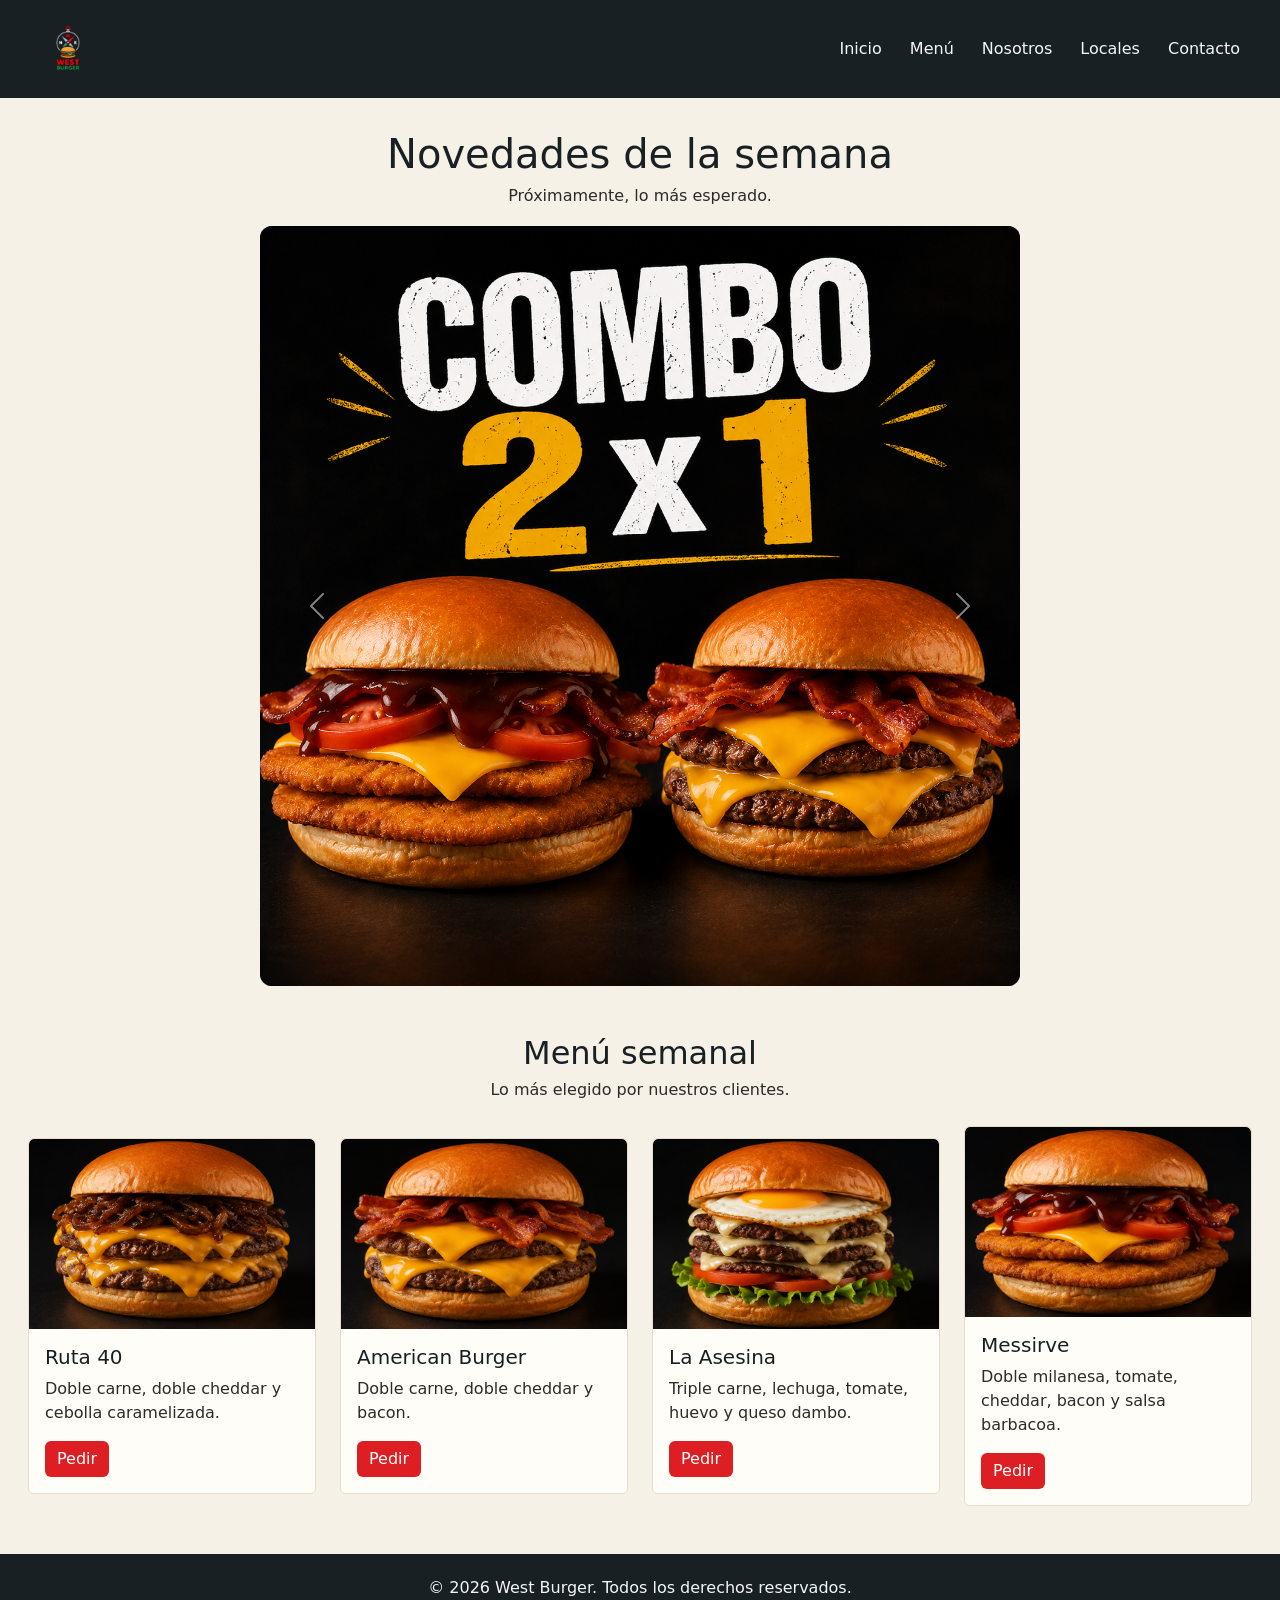
<file: index.html>
<!DOCTYPE html>
<html lang="es">
<head>
    <meta charset="UTF-8">
    <meta name="viewport" content="width=device-width, initial-scale=1.0">
    <link href="https://cdn.jsdelivr.net/npm/bootstrap@5.3.8/dist/css/bootstrap.min.css" rel="stylesheet" integrity="sha384-sRIl4kxILFvY47J16cr9ZwB07vP4J8+LH7qKQnuqkuIAvNWLzeN8tE5YBujZqJLB" crossorigin="anonymous">
    <link rel="stylesheet" href="css/main.css">
    <title>West Burger | Inicio</title>
</head>
<body>
    <header>
        <nav class="navbar navbar-expand-lg" data-bs-theme="dark">
            <div class="container-fluid">
                <a class="navbar-brand" href="index.html">
                    <img src="imagens/Logo.png" alt="Logo de West Burger">
                </a>

                <button class="navbar-toggler" type="button" data-bs-toggle="collapse" data-bs-target="#navbarSupportedContent" aria-controls="navbarSupportedContent" aria-expanded="false" aria-label="Abrir menú de navegación">
                    <span class="navbar-toggler-icon"></span>
                </button>

                <div class="collapse navbar-collapse" id="navbarSupportedContent">
                    <ul class="navbar-nav mb-2 mb-lg-0">
                        <li class="nav-item">
                            <a class="nav-link active" aria-current="page" href="index.html">Inicio</a>
                        </li>
                        <li class="nav-item">
                            <a class="nav-link" href="pages/menu.html">Menú</a>
                        </li>
                        <li class="nav-item">
                            <a class="nav-link" href="pages/nosotros.html">Nosotros</a>
                        </li>
                        <li class="nav-item">
                            <a class="nav-link" href="pages/local.html">Locales</a>
                        </li>
                        <li class="nav-item">
                            <a class="nav-link" href="pages/contacto.html">Contacto</a>
                        </li>
                    </ul>
                </div>
            </div>
        </nav>
    </header>

    <main>
        <div class="presentacion">
            <h1>Novedades de la semana</h1>
            <p>Próximamente, lo más esperado.</p>
        </div>

        <div id="carouselExample" class="carousel slide carro">
            <div class="carousel-inner">
                <div class="carousel-item active">
                    <img src="imagens/Combo 2x1.png" class="d-block" alt="Promoción combo 2x1 de West Burger">
                </div>
                <div class="carousel-item">
                    <img src="imagens/Sorpresa.png" class="d-block" alt="Anuncio de una nueva hamburguesa">
                </div>
                <div class="carousel-item">
                    <img src="imagens/papas bravas.png" class="d-block" alt="Promoción de papas bravas">
                </div>
            </div>

            <button class="carousel-control-prev" type="button" data-bs-target="#carouselExample" data-bs-slide="prev">
                <span class="carousel-control-prev-icon" aria-hidden="true"></span>
                <span class="visually-hidden">Anterior</span>
            </button>
            <button class="carousel-control-next" type="button" data-bs-target="#carouselExample" data-bs-slide="next">
                <span class="carousel-control-next-icon" aria-hidden="true"></span>
                <span class="visually-hidden">Siguiente</span>
            </button>
        </div>

        <section class="menu-semanal">
            <div class="titulo-seccion">
                <h2>Menú semanal</h2>
                <p>Lo más elegido por nuestros clientes.</p>
            </div>

            <div class="contenedor-cards">
                <div class="card">
                    <img src="imagens/Ruta 40.png" class="card-img-top" alt="Hamburguesa Ruta 40">
                    <div class="card-body color-card">
                        <h3 class="card-title h5">Ruta 40</h3>
                        <p class="card-text">Doble carne, doble cheddar y cebolla caramelizada.</p>
                        <a href="pages/contacto.html" class="btn color-boton">Pedir</a>
                    </div>
                </div>

                <div class="card">
                    <img src="imagens/American burger.png" class="card-img-top" alt="Hamburguesa American Burger">
                    <div class="card-body color-card">
                        <h3 class="card-title h5">American Burger</h3>
                        <p class="card-text">Doble carne, doble cheddar y bacon.</p>
                        <a href="pages/contacto.html" class="btn color-boton">Pedir</a>
                    </div>
                </div>

                <div class="card">
                    <img src="imagens/La asesina.png" class="card-img-top" alt="Hamburguesa La Asesina">
                    <div class="card-body color-card">
                        <h3 class="card-title h5">La Asesina</h3>
                        <p class="card-text">Triple carne, lechuga, tomate, huevo y queso dambo.</p>
                        <a href="pages/contacto.html" class="btn color-boton">Pedir</a>
                    </div>
                </div>

                <div class="card">
                    <img src="imagens/Messirve.png" class="card-img-top" alt="Hamburguesa Messirve">
                    <div class="card-body color-card">
                        <h3 class="card-title h5">Messirve</h3>
                        <p class="card-text">Doble milanesa, tomate, cheddar, bacon y salsa barbacoa.</p>
                        <a href="pages/contacto.html" class="btn color-boton">Pedir</a>
                    </div>
                </div>
            </div>
        </section>
    </main>

    <footer>
        <p>© 2026 West Burger. Todos los derechos reservados.</p>
    </footer>

    <script src="https://cdn.jsdelivr.net/npm/bootstrap@5.3.8/dist/js/bootstrap.bundle.min.js" integrity="sha384-FKyoEForCGlyvwx9Hj09JcYn3nv7wiPVlz7YYwJrWVcXK/BmnVDxM+D2scQbITxI" crossorigin="anonymous"></script>
</body>
</html>
</file>
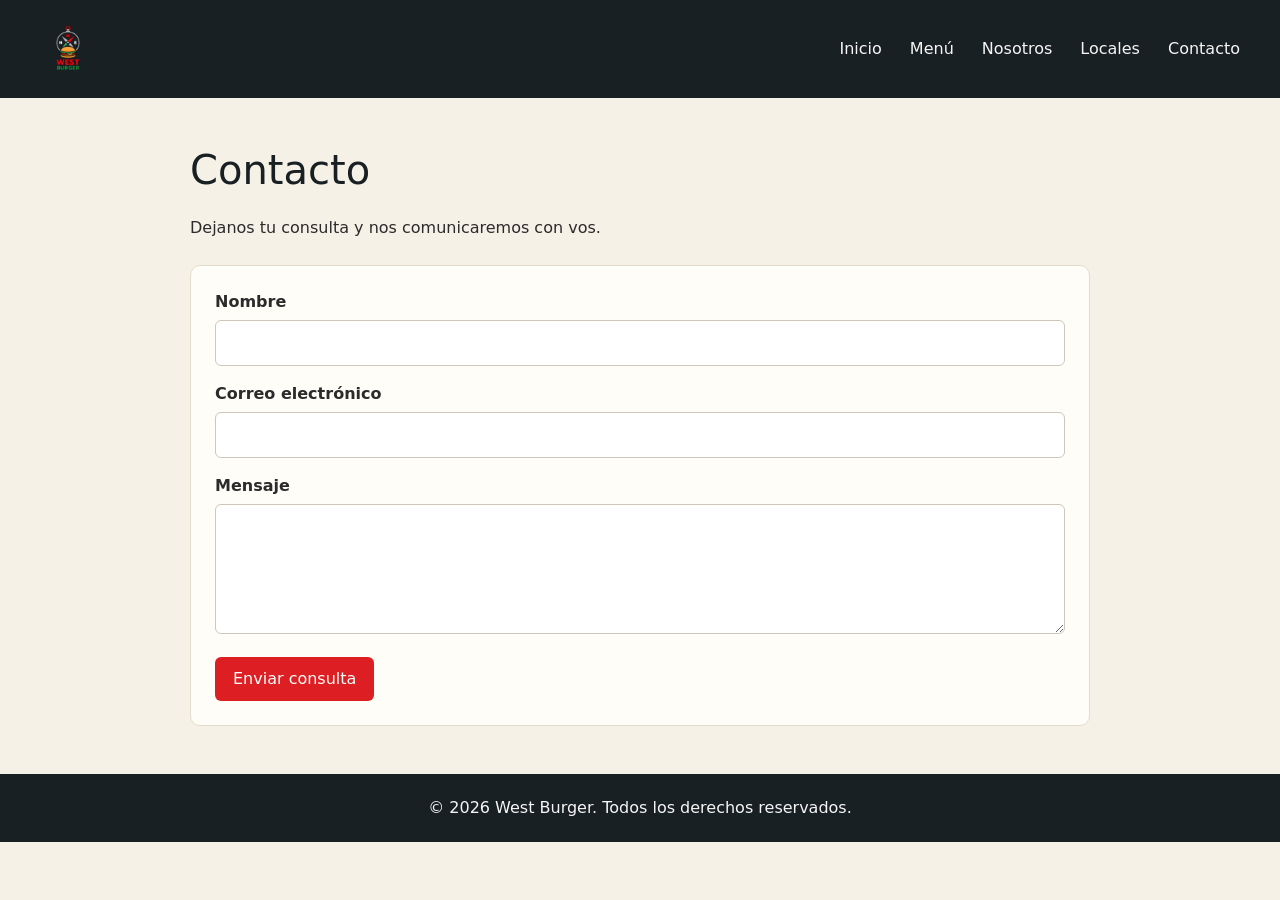
<file: pages/contacto.html>
<!DOCTYPE html>
<html lang="es">
<head>
    <meta charset="UTF-8">
    <meta name="viewport" content="width=device-width, initial-scale=1.0">
    <link href="https://cdn.jsdelivr.net/npm/bootstrap@5.3.8/dist/css/bootstrap.min.css" rel="stylesheet" integrity="sha384-sRIl4kxILFvY47J16cr9ZwB07vP4J8+LH7qKQnuqkuIAvNWLzeN8tE5YBujZqJLB" crossorigin="anonymous">
    <link rel="stylesheet" href="../css/main.css">
    <title>West Burger | Contacto</title>
</head>
<body>
    <header>
        <nav class="navbar navbar-expand-lg" data-bs-theme="dark">
            <div class="container-fluid">
                <a class="navbar-brand" href="../index.html"><img src="../imagens/Logo.png" alt="Logo de West Burger"></a>
                <button class="navbar-toggler" type="button" data-bs-toggle="collapse" data-bs-target="#navbarSupportedContent" aria-controls="navbarSupportedContent" aria-expanded="false" aria-label="Abrir menú de navegación"><span class="navbar-toggler-icon"></span></button>
                <div class="collapse navbar-collapse" id="navbarSupportedContent">
                    <ul class="navbar-nav mb-2 mb-lg-0">
                        <li class="nav-item"><a class="nav-link" href="../index.html">Inicio</a></li>
                        <li class="nav-item"><a class="nav-link" href="menu.html">Menú</a></li>
                        <li class="nav-item"><a class="nav-link" href="nosotros.html">Nosotros</a></li>
                        <li class="nav-item"><a class="nav-link" href="local.html">Locales</a></li>
                        <li class="nav-item"><a class="nav-link active" aria-current="page" href="contacto.html">Contacto</a></li>
                    </ul>
                </div>
            </div>
        </nav>
    </header>

    <main class="contenido-pagina">
        <h1>Contacto</h1>
        <p>Dejanos tu consulta y nos comunicaremos con vos.</p>

        <form class="formulario-contacto" action="#" method="post">
            <label for="nombre">Nombre</label>
            <input type="text" id="nombre" name="nombre" required>

            <label for="email">Correo electrónico</label>
            <input type="email" id="email" name="email" required>

            <label for="mensaje">Mensaje</label>
            <textarea id="mensaje" name="mensaje" required></textarea>

            <button type="submit">Enviar consulta</button>
        </form>
    </main>

    <footer><p>© 2026 West Burger. Todos los derechos reservados.</p></footer>
    <script src="https://cdn.jsdelivr.net/npm/bootstrap@5.3.8/dist/js/bootstrap.bundle.min.js" integrity="sha384-FKyoEForCGlyvwx9Hj09JcYn3nv7wiPVlz7YYwJrWVcXK/BmnVDxM+D2scQbITxI" crossorigin="anonymous"></script>
</body>
</html>
</file>
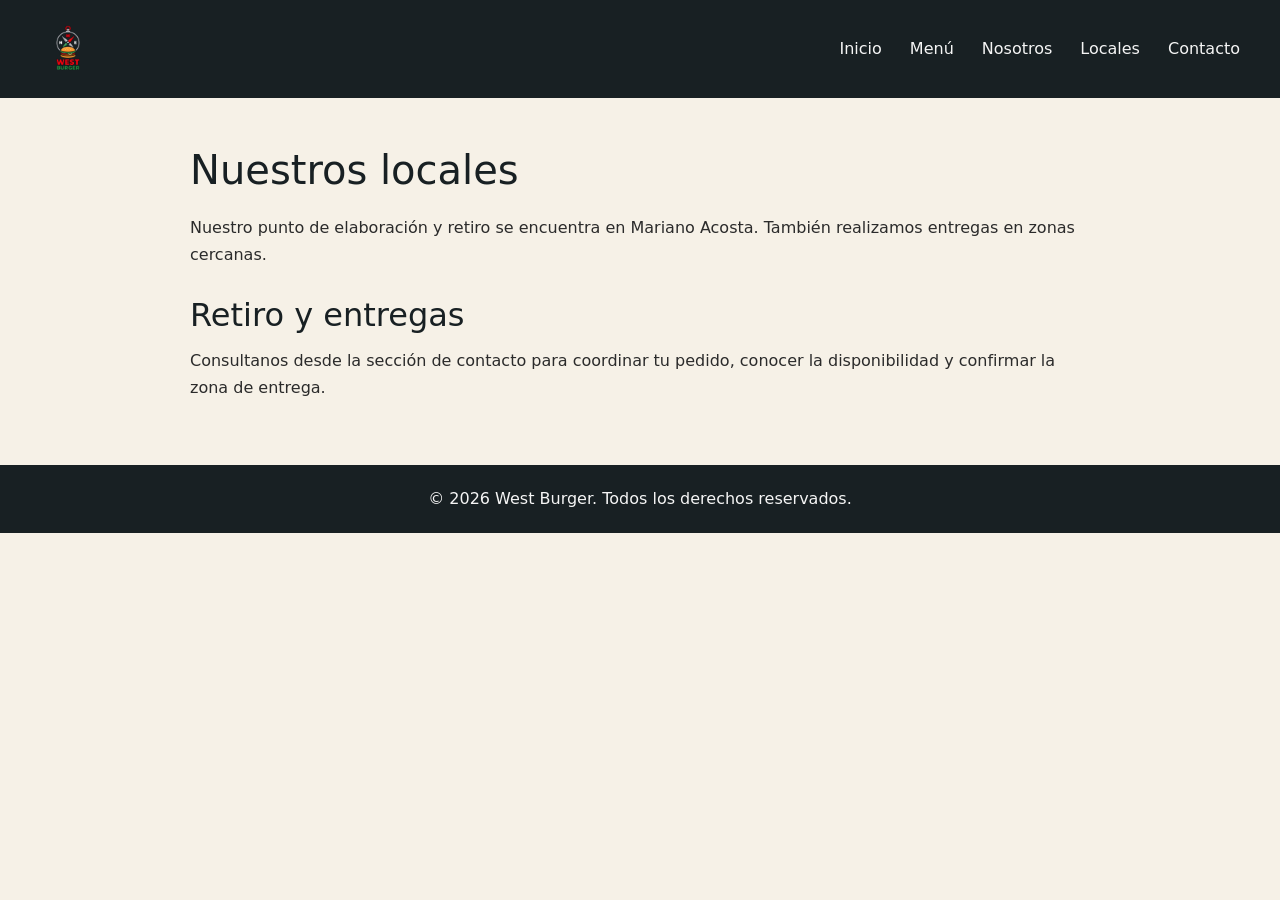
<file: pages/local.html>
<!DOCTYPE html>
<html lang="es">
<head>
    <meta charset="UTF-8">
    <meta name="viewport" content="width=device-width, initial-scale=1.0">
    <link href="https://cdn.jsdelivr.net/npm/bootstrap@5.3.8/dist/css/bootstrap.min.css" rel="stylesheet" integrity="sha384-sRIl4kxILFvY47J16cr9ZwB07vP4J8+LH7qKQnuqkuIAvNWLzeN8tE5YBujZqJLB" crossorigin="anonymous">
    <link rel="stylesheet" href="../css/main.css">
    <title>West Burger | Locales</title>
</head>
<body>
    <header>
        <nav class="navbar navbar-expand-lg" data-bs-theme="dark">
            <div class="container-fluid">
                <a class="navbar-brand" href="../index.html"><img src="../imagens/Logo.png" alt="Logo de West Burger"></a>
                <button class="navbar-toggler" type="button" data-bs-toggle="collapse" data-bs-target="#navbarSupportedContent" aria-controls="navbarSupportedContent" aria-expanded="false" aria-label="Abrir menú de navegación"><span class="navbar-toggler-icon"></span></button>
                <div class="collapse navbar-collapse" id="navbarSupportedContent">
                    <ul class="navbar-nav mb-2 mb-lg-0">
                        <li class="nav-item"><a class="nav-link" href="../index.html">Inicio</a></li>
                        <li class="nav-item"><a class="nav-link" href="menu.html">Menú</a></li>
                        <li class="nav-item"><a class="nav-link" href="nosotros.html">Nosotros</a></li>
                        <li class="nav-item"><a class="nav-link active" aria-current="page" href="local.html">Locales</a></li>
                        <li class="nav-item"><a class="nav-link" href="contacto.html">Contacto</a></li>
                    </ul>
                </div>
            </div>
        </nav>
    </header>

    <main class="contenido-pagina">
        <h1>Nuestros locales</h1>
        <p>Nuestro punto de elaboración y retiro se encuentra en Mariano Acosta. También realizamos entregas en zonas cercanas.</p>
        <h2>Retiro y entregas</h2>
        <p>Consultanos desde la sección de contacto para coordinar tu pedido, conocer la disponibilidad y confirmar la zona de entrega.</p>
    </main>

    <footer><p>© 2026 West Burger. Todos los derechos reservados.</p></footer>
    <script src="https://cdn.jsdelivr.net/npm/bootstrap@5.3.8/dist/js/bootstrap.bundle.min.js" integrity="sha384-FKyoEForCGlyvwx9Hj09JcYn3nv7wiPVlz7YYwJrWVcXK/BmnVDxM+D2scQbITxI" crossorigin="anonymous"></script>
</body>
</html>
</file>
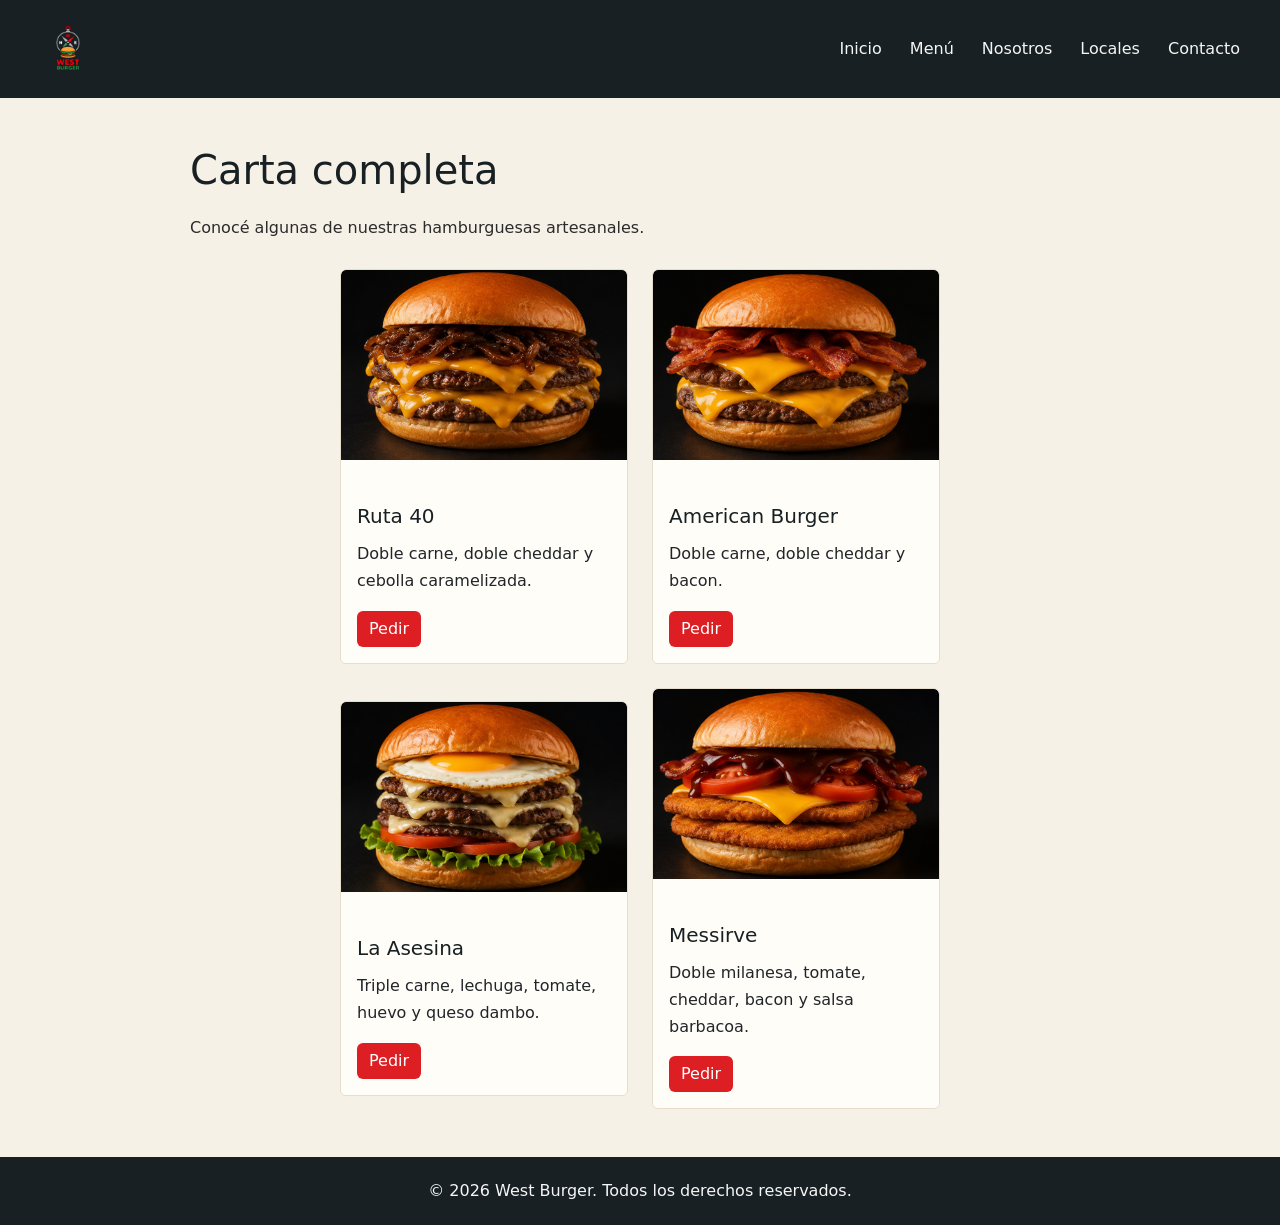
<file: pages/menu.html>
<!DOCTYPE html>
<html lang="es">
<head>
    <meta charset="UTF-8">
    <meta name="viewport" content="width=device-width, initial-scale=1.0">
    <link href="https://cdn.jsdelivr.net/npm/bootstrap@5.3.8/dist/css/bootstrap.min.css" rel="stylesheet" integrity="sha384-sRIl4kxILFvY47J16cr9ZwB07vP4J8+LH7qKQnuqkuIAvNWLzeN8tE5YBujZqJLB" crossorigin="anonymous">
    <link rel="stylesheet" href="../css/main.css">
    <title>West Burger | Menú</title>
</head>
<body>
    <header>
        <nav class="navbar navbar-expand-lg" data-bs-theme="dark">
            <div class="container-fluid">
                <a class="navbar-brand" href="../index.html"><img src="../imagens/Logo.png" alt="Logo de West Burger"></a>
                <button class="navbar-toggler" type="button" data-bs-toggle="collapse" data-bs-target="#navbarSupportedContent" aria-controls="navbarSupportedContent" aria-expanded="false" aria-label="Abrir menú de navegación">
                    <span class="navbar-toggler-icon"></span>
                </button>
                <div class="collapse navbar-collapse" id="navbarSupportedContent">
                    <ul class="navbar-nav mb-2 mb-lg-0">
                        <li class="nav-item"><a class="nav-link" href="../index.html">Inicio</a></li>
                        <li class="nav-item"><a class="nav-link active" aria-current="page" href="menu.html">Menú</a></li>
                        <li class="nav-item"><a class="nav-link" href="nosotros.html">Nosotros</a></li>
                        <li class="nav-item"><a class="nav-link" href="local.html">Locales</a></li>
                        <li class="nav-item"><a class="nav-link" href="contacto.html">Contacto</a></li>
                    </ul>
                </div>
            </div>
        </nav>
    </header>

    <main class="contenido-pagina">
        <h1>Carta completa</h1>
        <p>Conocé algunas de nuestras hamburguesas artesanales.</p>

        <div class="grilla-menu">
            <div class="card">
                <img src="../imagens/Ruta 40.png" class="card-img-top" alt="Hamburguesa Ruta 40">
                <div class="card-body">
                    <h2 class="card-title h5">Ruta 40</h2>
                    <p class="card-text">Doble carne, doble cheddar y cebolla caramelizada.</p>
                    <a href="contacto.html" class="btn color-boton">Pedir</a>
                </div>
            </div>
            <div class="card">
                <img src="../imagens/American burger.png" class="card-img-top" alt="Hamburguesa American Burger">
                <div class="card-body">
                    <h2 class="card-title h5">American Burger</h2>
                    <p class="card-text">Doble carne, doble cheddar y bacon.</p>
                    <a href="contacto.html" class="btn color-boton">Pedir</a>
                </div>
            </div>
            <div class="card">
                <img src="../imagens/La asesina.png" class="card-img-top" alt="Hamburguesa La Asesina">
                <div class="card-body">
                    <h2 class="card-title h5">La Asesina</h2>
                    <p class="card-text">Triple carne, lechuga, tomate, huevo y queso dambo.</p>
                    <a href="contacto.html" class="btn color-boton">Pedir</a>
                </div>
            </div>
            <div class="card">
                <img src="../imagens/Messirve.png" class="card-img-top" alt="Hamburguesa Messirve">
                <div class="card-body">
                    <h2 class="card-title h5">Messirve</h2>
                    <p class="card-text">Doble milanesa, tomate, cheddar, bacon y salsa barbacoa.</p>
                    <a href="contacto.html" class="btn color-boton">Pedir</a>
                </div>
            </div>
        </div>
    </main>

    <footer><p>© 2026 West Burger. Todos los derechos reservados.</p></footer>
    <script src="https://cdn.jsdelivr.net/npm/bootstrap@5.3.8/dist/js/bootstrap.bundle.min.js" integrity="sha384-FKyoEForCGlyvwx9Hj09JcYn3nv7wiPVlz7YYwJrWVcXK/BmnVDxM+D2scQbITxI" crossorigin="anonymous"></script>
</body>
</html>
</file>
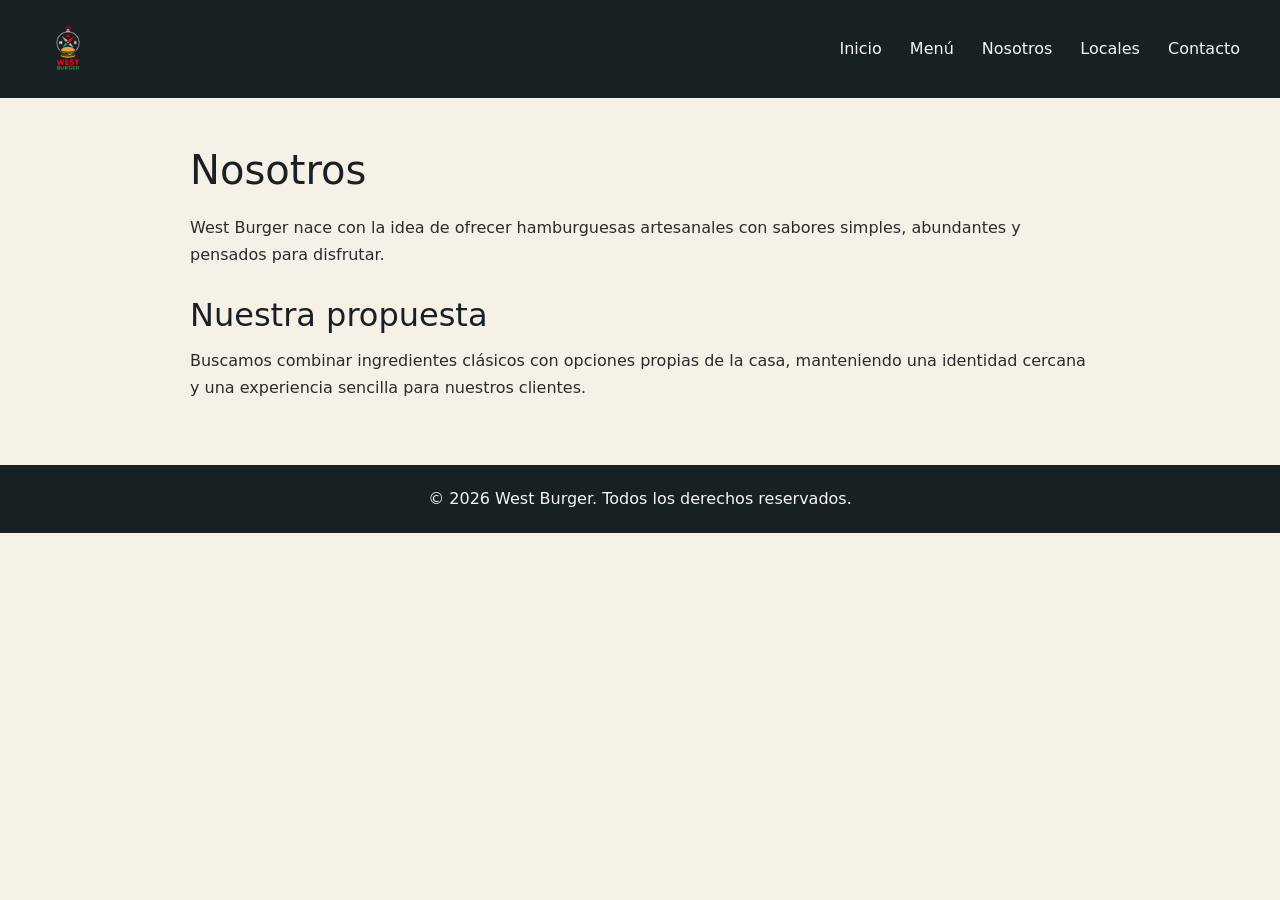
<file: pages/nosotros.html>
<!DOCTYPE html>
<html lang="es">
<head>
    <meta charset="UTF-8">
    <meta name="viewport" content="width=device-width, initial-scale=1.0">
    <link href="https://cdn.jsdelivr.net/npm/bootstrap@5.3.8/dist/css/bootstrap.min.css" rel="stylesheet" integrity="sha384-sRIl4kxILFvY47J16cr9ZwB07vP4J8+LH7qKQnuqkuIAvNWLzeN8tE5YBujZqJLB" crossorigin="anonymous">
    <link rel="stylesheet" href="../css/main.css">
    <title>West Burger | Nosotros</title>
</head>
<body>
    <header>
        <nav class="navbar navbar-expand-lg" data-bs-theme="dark">
            <div class="container-fluid">
                <a class="navbar-brand" href="../index.html"><img src="../imagens/Logo.png" alt="Logo de West Burger"></a>
                <button class="navbar-toggler" type="button" data-bs-toggle="collapse" data-bs-target="#navbarSupportedContent" aria-controls="navbarSupportedContent" aria-expanded="false" aria-label="Abrir menú de navegación"><span class="navbar-toggler-icon"></span></button>
                <div class="collapse navbar-collapse" id="navbarSupportedContent">
                    <ul class="navbar-nav mb-2 mb-lg-0">
                        <li class="nav-item"><a class="nav-link" href="../index.html">Inicio</a></li>
                        <li class="nav-item"><a class="nav-link" href="menu.html">Menú</a></li>
                        <li class="nav-item"><a class="nav-link active" aria-current="page" href="nosotros.html">Nosotros</a></li>
                        <li class="nav-item"><a class="nav-link" href="local.html">Locales</a></li>
                        <li class="nav-item"><a class="nav-link" href="contacto.html">Contacto</a></li>
                    </ul>
                </div>
            </div>
        </nav>
    </header>

    <main class="contenido-pagina">
        <h1>Nosotros</h1>
        <p>West Burger nace con la idea de ofrecer hamburguesas artesanales con sabores simples, abundantes y pensados para disfrutar.</p>
        <h2>Nuestra propuesta</h2>
        <p>Buscamos combinar ingredientes clásicos con opciones propias de la casa, manteniendo una identidad cercana y una experiencia sencilla para nuestros clientes.</p>
    </main>

    <footer><p>© 2026 West Burger. Todos los derechos reservados.</p></footer>
    <script src="https://cdn.jsdelivr.net/npm/bootstrap@5.3.8/dist/js/bootstrap.bundle.min.js" integrity="sha384-FKyoEForCGlyvwx9Hj09JcYn3nv7wiPVlz7YYwJrWVcXK/BmnVDxM+D2scQbITxI" crossorigin="anonymous"></script>
</body>
</html>
</file>
<file: css/main.css>
* {
  margin: 0;
  padding: 0;
  box-sizing: border-box;
}

body {
  background-color: #F6F1E7;
  color: #2B2B2B;
}

img {
  max-width: 100%;
}

.boton-base, .grilla-menu .card .color-boton, .menu-semanal .card .color-boton {
  color: white;
  border: none;
}

header nav.navbar {
  width: 100%;
  background-color: #182023;
  padding: 8px 20px;
}
header nav.navbar .container-fluid {
  background-color: transparent;
}
header nav.navbar .navbar-brand img {
  width: 72px;
  height: 72px;
  object-fit: contain;
}
header nav.navbar .navbar-collapse {
  justify-content: flex-end;
}
header nav.navbar .navbar-nav {
  margin-left: auto;
}
header nav.navbar .nav-link,
header nav.navbar .nav-link.active {
  color: whitesmoke;
  margin-left: 12px;
}
header nav.navbar .nav-link:hover {
  color: #DD1F24;
}

main {
  background-color: #F6F1E7;
}

.presentacion {
  text-align: center;
  padding: 32px 20px 18px;
}
.presentacion h1 {
  color: #182023;
  margin-bottom: 6px;
}
.presentacion p {
  color: #2B2B2B;
  margin-bottom: 0;
}

.carro {
  width: 60%;
  max-width: 760px;
  margin: 0 auto 48px;
  border-radius: 12px;
  overflow: hidden;
  background-color: #182023;
}
.carro .carousel-item img {
  width: 100%;
  margin: 0 auto;
}
.carro .carousel-control-prev-icon,
.carro .carousel-control-next-icon {
  filter: none;
}

.menu-semanal {
  padding: 0 24px 48px;
}
.menu-semanal .titulo-seccion {
  text-align: center;
  margin-bottom: 24px;
}
.menu-semanal .titulo-seccion h2 {
  color: #182023;
  margin-bottom: 6px;
}
.menu-semanal .titulo-seccion p {
  margin-bottom: 0;
}
.menu-semanal .contenedor-cards {
  display: flex;
  justify-content: space-between;
  align-items: center;
  gap: 24px;
  flex-wrap: wrap;
  justify-content: center;
}
.menu-semanal .card {
  width: 18rem;
  background-color: #FFFDF8;
  border: 1px solid #e6dccb;
  overflow: hidden;
  transition: 0.3s;
}
.menu-semanal .card:hover {
  transform: translateY(-8px);
}
.menu-semanal .card .card-img-top {
  width: 100%;
  height: 190px;
  object-fit: cover;
}
.menu-semanal .card .card-body {
  background-color: #FFFDF8;
  color: #2B2B2B;
}
.menu-semanal .card .card-title {
  color: #182023;
}
.menu-semanal .card .color-boton {
  background-color: #DD1F24;
  transition: 0.3s;
}
.menu-semanal .card .color-boton:hover {
  background-color: #b71a1f;
  color: white;
}

.contenido-pagina {
  width: min(900px, 90%);
  margin: 0 auto;
  padding: 48px 0;
}
.contenido-pagina h1 {
  color: #182023;
  margin-bottom: 20px;
}
.contenido-pagina h2 {
  color: #182023;
  margin-top: 28px;
  margin-bottom: 12px;
}
.contenido-pagina p {
  line-height: 1.7;
}

.grilla-menu {
  display: flex;
  justify-content: space-between;
  align-items: center;
  gap: 24px;
  flex-wrap: wrap;
  justify-content: center;
  margin-top: 28px;
}
.grilla-menu .card {
  width: 18rem;
  background-color: #FFFDF8;
  border: 1px solid #e6dccb;
  overflow: hidden;
  transition: 0.3s;
}
.grilla-menu .card:hover {
  transform: translateY(-8px);
}
.grilla-menu .card .card-img-top {
  height: 190px;
  object-fit: cover;
}
.grilla-menu .card .card-body {
  background-color: #FFFDF8;
}
.grilla-menu .card .color-boton {
  background-color: #DD1F24;
  transition: 0.3s;
}
.grilla-menu .card .color-boton:hover {
  background-color: #b71a1f;
  color: white;
}

.formulario-contacto {
  background-color: #FFFDF8;
  border: 1px solid #e6dccb;
  border-radius: 10px;
  padding: 24px;
  margin-top: 24px;
}
.formulario-contacto label {
  font-weight: 600;
  margin-bottom: 6px;
}
.formulario-contacto input,
.formulario-contacto textarea {
  width: 100%;
  padding: 10px;
  border: 1px solid #cfc7ba;
  border-radius: 6px;
  margin-bottom: 16px;
  background-color: white;
}
.formulario-contacto textarea {
  min-height: 130px;
  resize: vertical;
}
.formulario-contacto button {
  background-color: #DD1F24;
  color: white;
  border: none;
  border-radius: 6px;
  padding: 10px 18px;
}
.formulario-contacto button:hover {
  background-color: #b71a1f;
}

footer {
  background-color: #182023;
  color: whitesmoke;
  text-align: center;
  padding: 22px 16px;
}
footer p {
  margin: 0;
}

@media (max-width: 768px) {
  header nav.navbar {
    padding: 8px 12px;
  }
  header nav.navbar .nav-link,
  header nav.navbar .nav-link.active {
    margin-left: 0;
  }
  .presentacion {
    padding-top: 24px;
  }
  .carro {
    width: 92%;
    margin-bottom: 36px;
  }
  .menu-semanal {
    padding-left: 16px;
    padding-right: 16px;
  }
  .menu-semanal .card,
  .grilla-menu .card {
    width: 100%;
    max-width: 340px;
  }
}

/*# sourceMappingURL=main.css.map */
</file>
